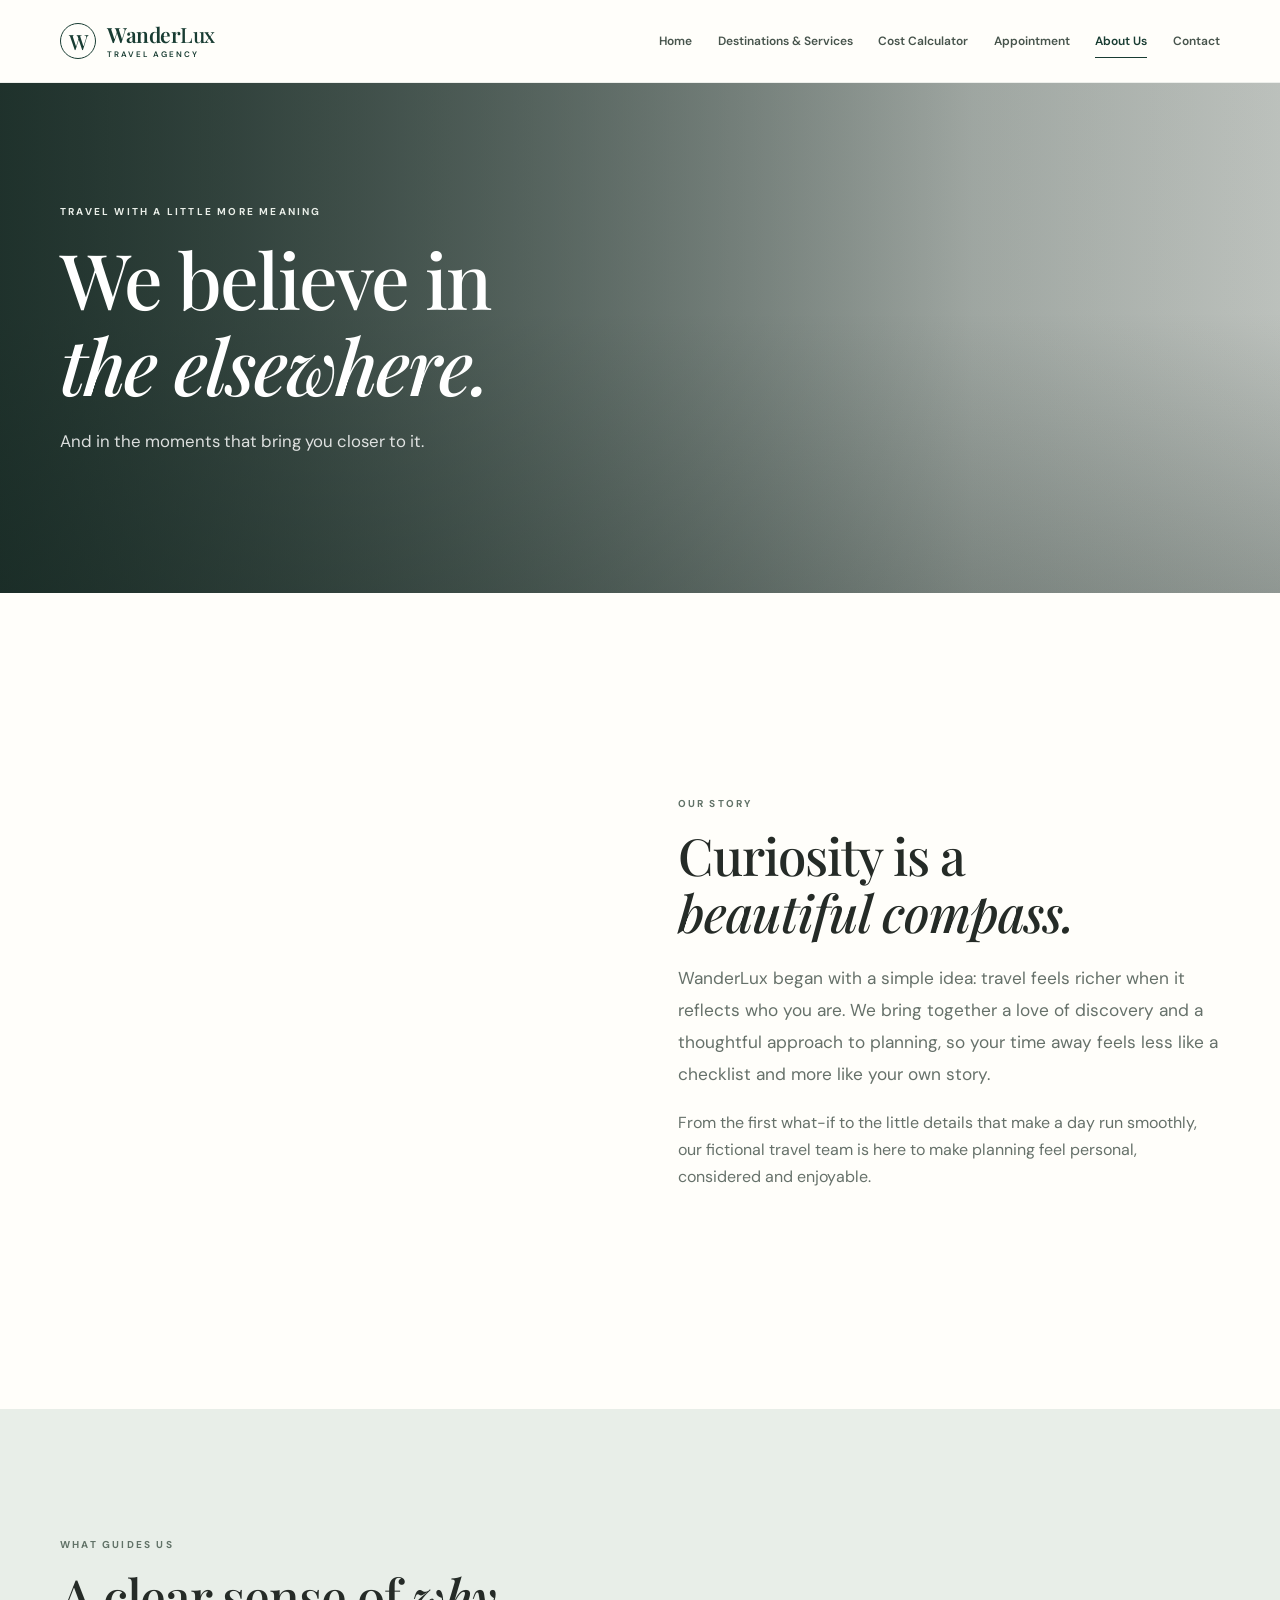
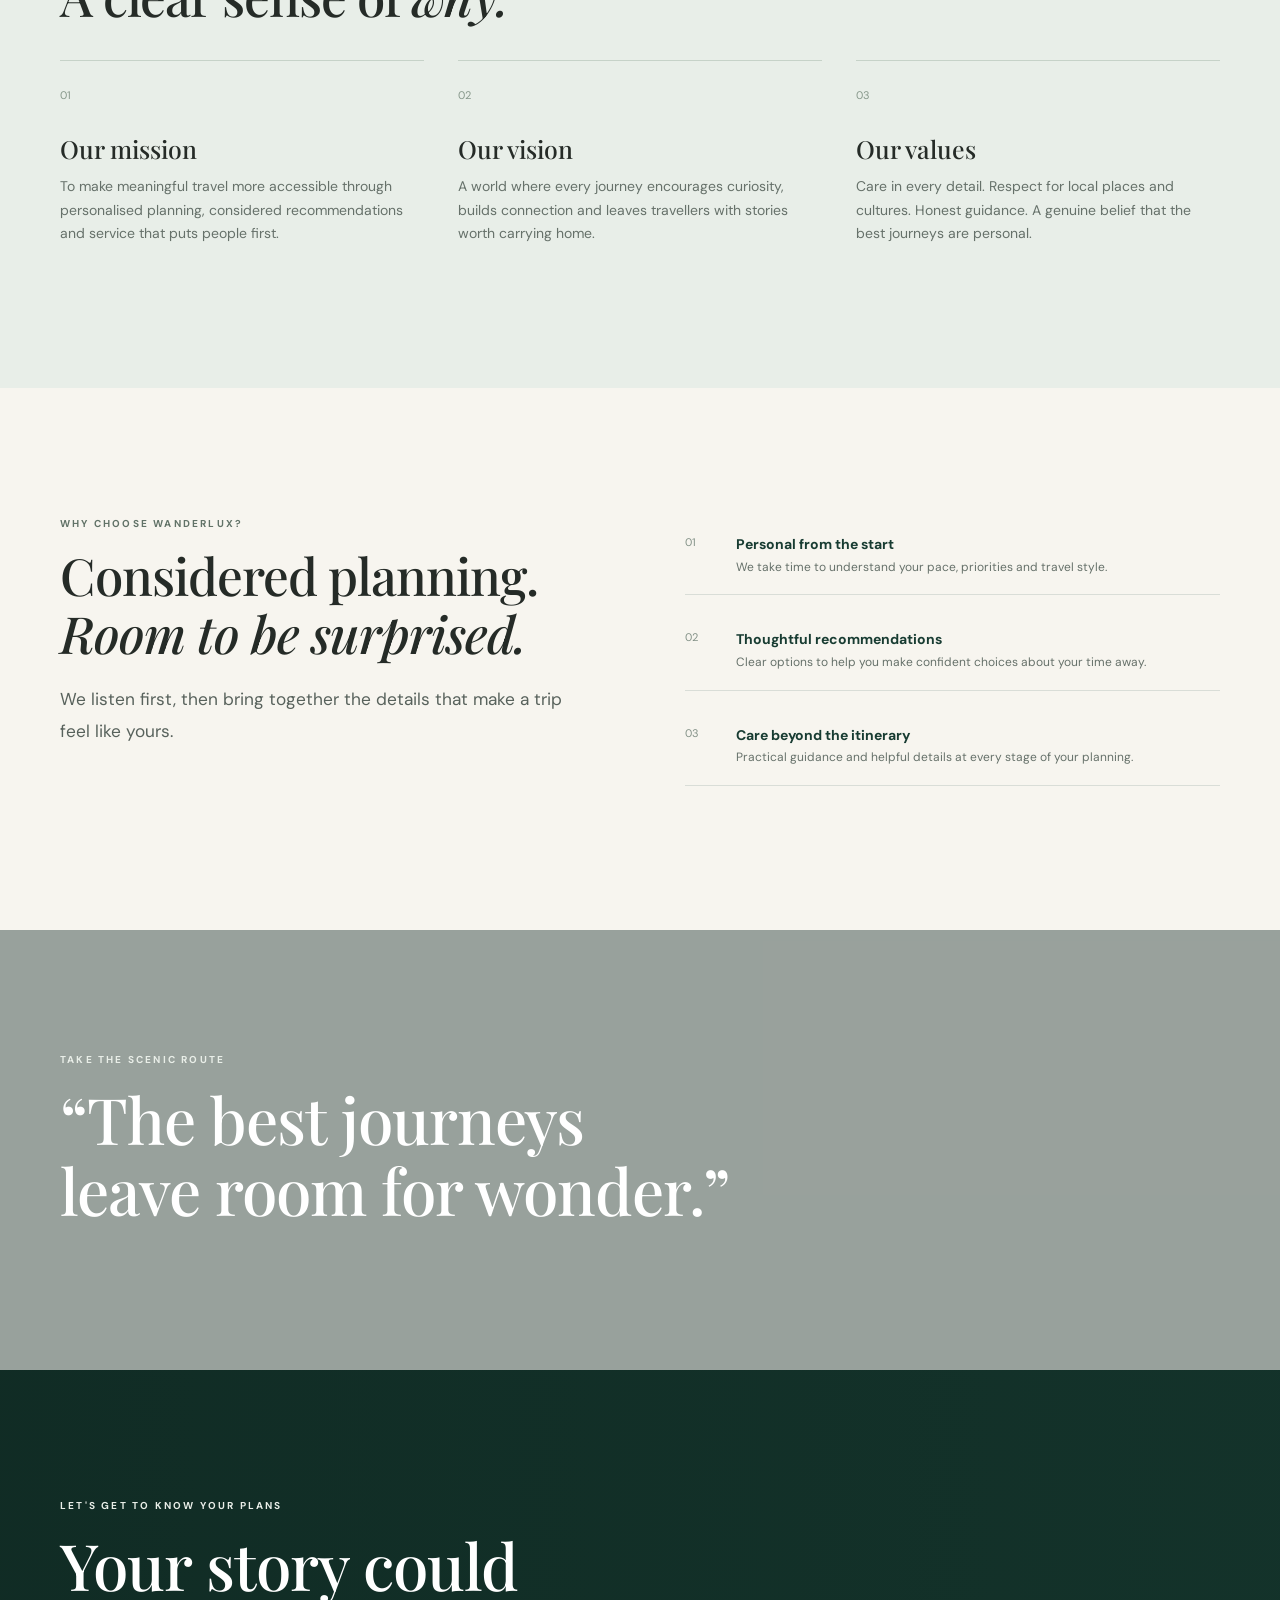
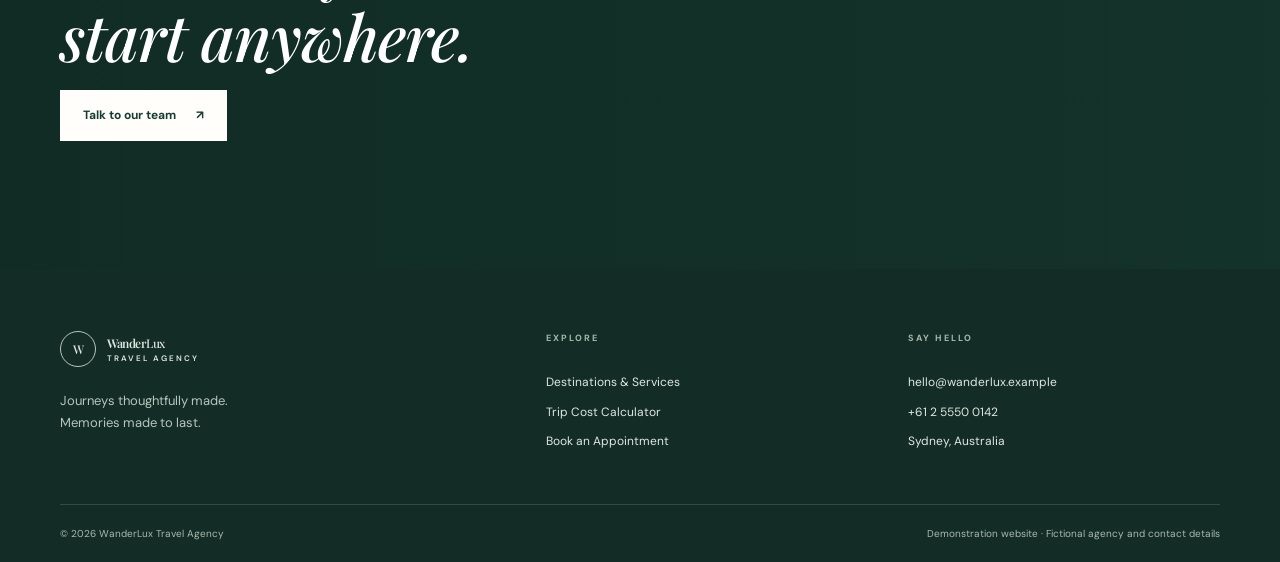
<file: about.html>
<!doctype html>
<html lang="en">
<head>
  <meta charset="utf-8"><meta name="viewport" content="width=device-width, initial-scale=1">
  <meta name="description" content="Meet WanderLux Travel Agency: our story, mission, values and thoughtful approach to personalised travel planning.">
  <title>About Us | WanderLux Travel Agency</title>
  <link rel="preconnect" href="https://fonts.googleapis.com"><link rel="preconnect" href="https://fonts.gstatic.com" crossorigin>
  <link href="https://fonts.googleapis.com/css2?family=DM+Sans:wght@400;500;600;700&family=Playfair+Display:wght@500;600;700&display=swap" rel="stylesheet"><link rel="stylesheet" href="css/style.css"><script src="js/script.js" defer></script>
</head>
<body><a class="skip-link" href="#main">Skip to content</a><header class="site-header"><div class="container nav-wrap"><a class="brand" href="index.html" aria-label="WanderLux home"><span class="brand-mark">W</span><span>Wander<span class="brand-light">Lux</span><small>TRAVEL AGENCY</small></span></a><button class="nav-toggle" type="button" aria-expanded="false" aria-controls="primary-nav" aria-label="Open navigation"><span></span><span></span><span></span></button><nav class="primary-nav" id="primary-nav" aria-label="Main navigation"><a href="index.html">Home</a><a href="destinations.html">Destinations &amp; Services</a><a href="calculator.html">Cost Calculator</a><a href="appointment.html">Appointment</a><a href="about.html" aria-current="page">About Us</a><a href="contact.html">Contact</a></nav></div></header>
<main id="main"><section class="page-hero about-hero"><div class="hero-shade"></div><div class="container page-hero-content" data-reveal><p class="eyebrow eyebrow-light">TRAVEL WITH A LITTLE MORE MEANING</p><h1>We believe in<br><em>the elsewhere.</em></h1><p>And in the moments that bring you closer to it.</p></div></section>
  <section class="section"><div class="container story-grid"><div class="story-image" role="img" aria-label="Travellers walking along a mountain trail at sunrise" data-reveal></div><div data-reveal><p class="eyebrow">OUR STORY</p><h2>Curiosity is a<br><em>beautiful compass.</em></h2><p class="lead">WanderLux began with a simple idea: travel feels richer when it reflects who you are. We bring together a love of discovery and a thoughtful approach to planning, so your time away feels less like a checklist and more like your own story.</p><p>From the first what-if to the little details that make a day run smoothly, our fictional travel team is here to make planning feel personal, considered and enjoyable.</p></div></div></section>
  <section class="section section-sage"><div class="container"><div class="section-heading" data-reveal><div><p class="eyebrow">WHAT GUIDES US</p><h2>A clear sense of <em>why.</em></h2></div></div><div class="values-grid"><article data-reveal><span class="value-symbol">01</span><h3>Our mission</h3><p>To make meaningful travel more accessible through personalised planning, considered recommendations and service that puts people first.</p></article><article data-reveal><span class="value-symbol">02</span><h3>Our vision</h3><p>A world where every journey encourages curiosity, builds connection and leaves travellers with stories worth carrying home.</p></article><article data-reveal><span class="value-symbol">03</span><h3>Our values</h3><p>Care in every detail. Respect for local places and cultures. Honest guidance. A genuine belief that the best journeys are personal.</p></article></div></div></section>
  <section class="section why-section"><div class="container why-about"><div data-reveal><p class="eyebrow">WHY CHOOSE WANDERLUX?</p><h2>Considered planning.<br><em>Room to be surprised.</em></h2><p class="lead">We listen first, then bring together the details that make a trip feel like yours.</p></div><div class="why-list" data-reveal><p><span>01</span><strong>Personal from the start</strong><small>We take time to understand your pace, priorities and travel style.</small></p><p><span>02</span><strong>Thoughtful recommendations</strong><small>Clear options to help you make confident choices about your time away.</small></p><p><span>03</span><strong>Care beyond the itinerary</strong><small>Practical guidance and helpful details at every stage of your planning.</small></p></div></div></section>
  <section class="image-quote" role="img" aria-label="Sunlight falling over a peaceful Mediterranean coastline"><div class="container" data-reveal><p class="eyebrow eyebrow-light">TAKE THE SCENIC ROUTE</p><h2>“The best journeys<br>leave room for wonder.”</h2></div></section>
  <section class="cta-band"><div class="container cta-content" data-reveal><p class="eyebrow eyebrow-light">LET'S GET TO KNOW YOUR PLANS</p><h2>Your story could<br><em>start anywhere.</em></h2><a class="button button-light" href="appointment.html">Talk to our team <span aria-hidden="true">↗</span></a></div></section>
</main><footer class="site-footer"><div class="container footer-main"><div><a class="brand brand-footer" href="index.html"><span class="brand-mark">W</span><span>Wander<span class="brand-light">Lux</span><small>TRAVEL AGENCY</small></span></a><p>Journeys thoughtfully made.<br>Memories made to last.</p></div><div><p class="footer-label">EXPLORE</p><a href="destinations.html">Destinations &amp; Services</a><a href="calculator.html">Trip Cost Calculator</a><a href="appointment.html">Book an Appointment</a></div><div><p class="footer-label">SAY HELLO</p><a href="mailto:hello@wanderlux.example">hello@wanderlux.example</a><a href="tel:+61255500142">+61 2 5550 0142</a><span>Sydney, Australia</span></div></div><div class="container footer-bottom"><span>© <span data-year></span> WanderLux Travel Agency</span><span>Demonstration website · Fictional agency and contact details</span></div></footer></body></html>
</file>
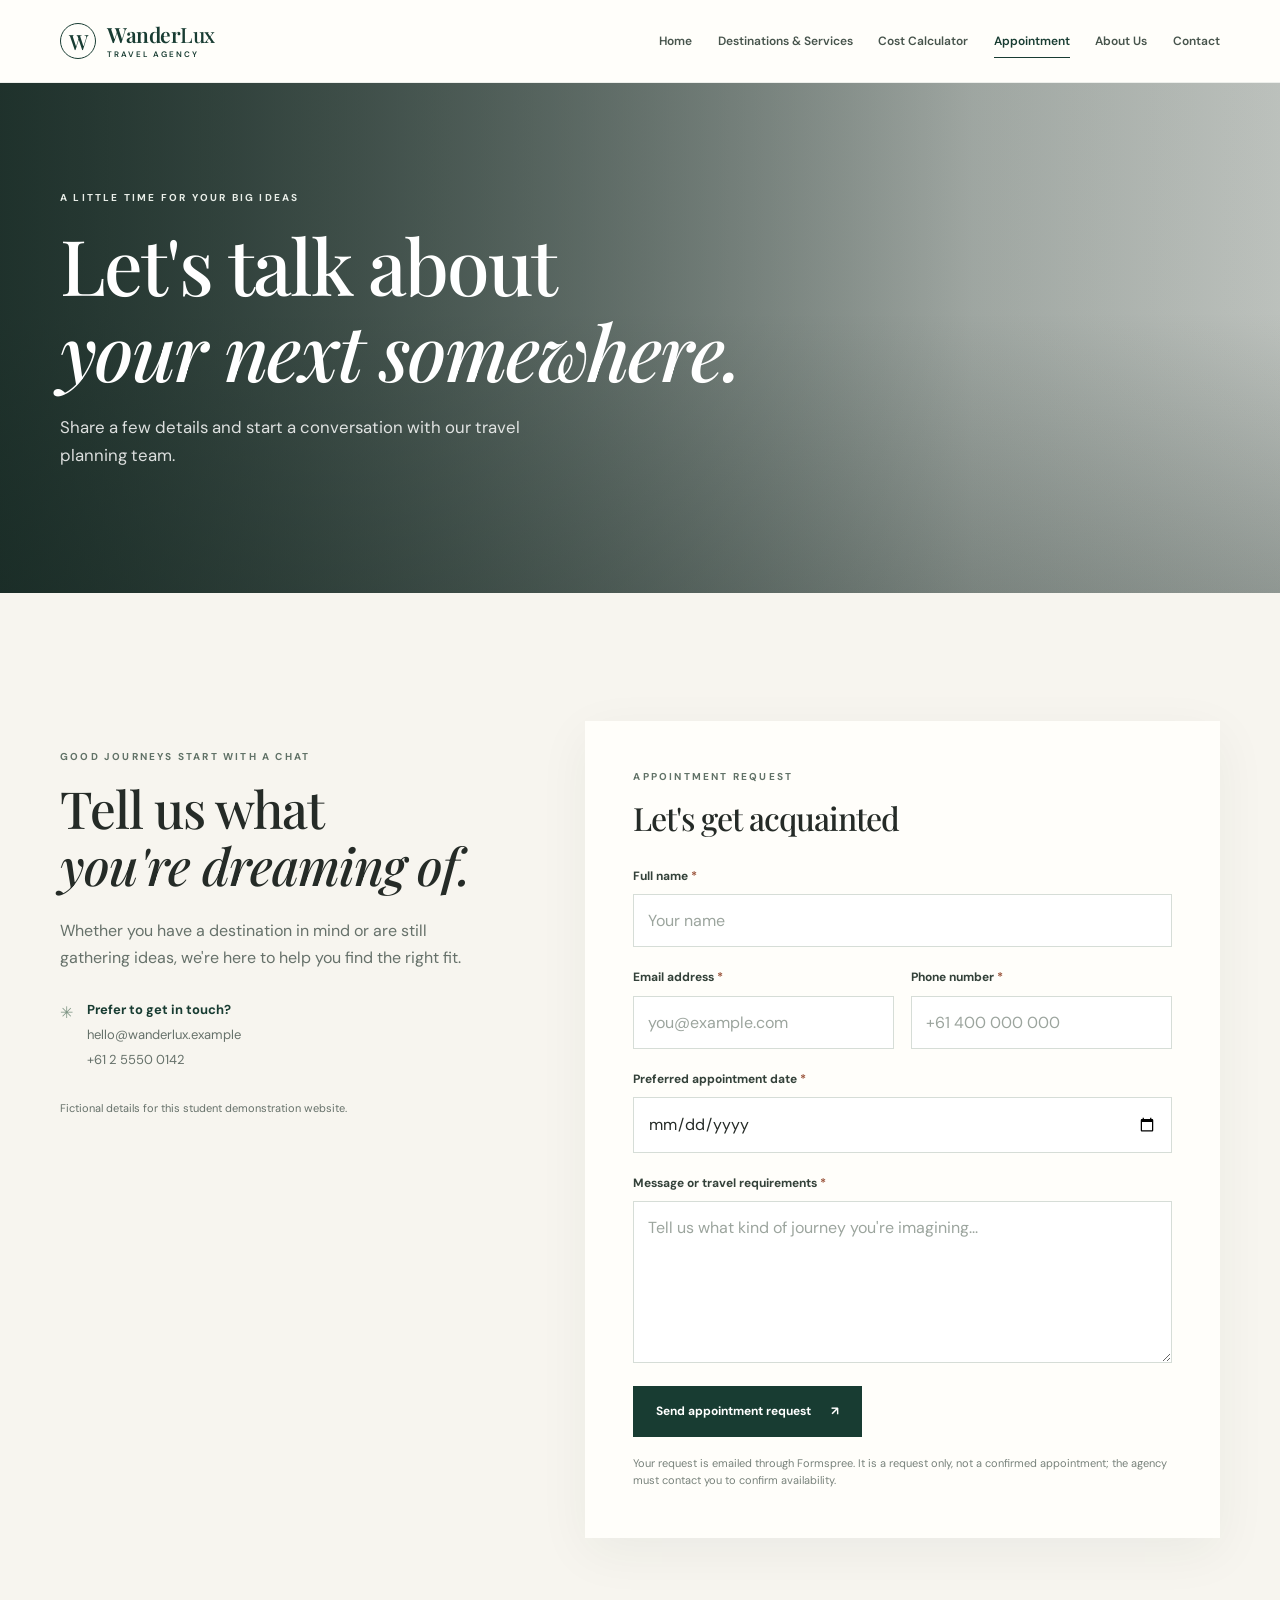
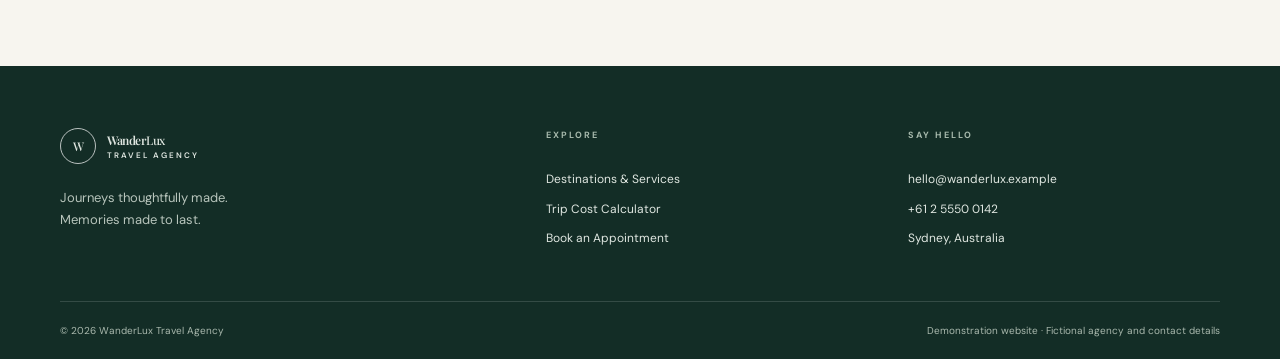
<file: appointment.html>
<!doctype html>
<html lang="en">
<head>
  <meta charset="utf-8"><meta name="viewport" content="width=device-width, initial-scale=1">
  <meta name="description" content="Request a travel planning conversation with WanderLux. Share your contact details, preferred date and the journey you have in mind.">
  <title>Book an Appointment | WanderLux Travel Agency</title>
  <link rel="preconnect" href="https://fonts.googleapis.com"><link rel="preconnect" href="https://fonts.gstatic.com" crossorigin>
  <link href="https://fonts.googleapis.com/css2?family=DM+Sans:wght@400;500;600;700&family=Playfair+Display:wght@500;600;700&display=swap" rel="stylesheet"><link rel="stylesheet" href="css/style.css"><script src="js/script.js" defer></script>
</head>
<body><a class="skip-link" href="#main">Skip to content</a><header class="site-header"><div class="container nav-wrap"><a class="brand" href="index.html" aria-label="WanderLux home"><span class="brand-mark">W</span><span>Wander<span class="brand-light">Lux</span><small>TRAVEL AGENCY</small></span></a><button class="nav-toggle" type="button" aria-expanded="false" aria-controls="primary-nav" aria-label="Open navigation"><span></span><span></span><span></span></button><nav class="primary-nav" id="primary-nav" aria-label="Main navigation"><a href="index.html">Home</a><a href="destinations.html">Destinations &amp; Services</a><a href="calculator.html">Cost Calculator</a><a href="appointment.html" aria-current="page">Appointment</a><a href="about.html">About Us</a><a href="contact.html">Contact</a></nav></div></header>
<main id="main"><section class="page-hero appointment-hero"><div class="hero-shade"></div><div class="container page-hero-content" data-reveal><p class="eyebrow eyebrow-light">A LITTLE TIME FOR YOUR BIG IDEAS</p><h1>Let's talk about<br><em>your next somewhere.</em></h1><p>Share a few details and start a conversation with our travel planning team.</p></div></section>
  <section class="section form-page"><div class="container form-layout"><div class="form-side" data-reveal><p class="eyebrow">GOOD JOURNEYS START WITH A CHAT</p><h2>Tell us what<br><em>you're dreaming of.</em></h2><p>Whether you have a destination in mind or are still gathering ideas, we're here to help you find the right fit.</p><div class="contact-detail"><span>✳</span><div><strong>Prefer to get in touch?</strong><a href="mailto:hello@wanderlux.example">hello@wanderlux.example</a><a href="tel:+61255500142">+61 2 5550 0142</a></div></div><p class="small-copy">Fictional details for this student demonstration website.</p></div>
    <form class="form-card" id="appointment-form" data-form="appointment" action="https://formspree.io/f/xaeezedj" method="post" novalidate data-reveal>
      <p class="eyebrow">APPOINTMENT REQUEST</p><h2>Let's get acquainted</h2>
      <div class="field"><label for="appointment-name">Full name <span aria-hidden="true">*</span></label><input id="appointment-name" name="name" autocomplete="name" required minlength="2" placeholder="Your name"></div>
      <div class="form-row"><div class="field"><label for="appointment-email">Email address <span aria-hidden="true">*</span></label><input id="appointment-email" name="email" type="email" autocomplete="email" required placeholder="you@example.com"></div><div class="field"><label for="appointment-phone">Phone number <span aria-hidden="true">*</span></label><input id="appointment-phone" name="phone" type="tel" autocomplete="tel" required pattern="[\+0-9\s\-\(\)]{8,20}" title="Enter a phone number with 8 to 20 digits, spaces or common symbols." placeholder="+61 400 000 000"></div></div>
      <div class="field"><label for="appointment-date">Preferred appointment date <span aria-hidden="true">*</span></label><input id="appointment-date" name="date" type="date" required></div>
      <div class="field"><label for="appointment-message">Message or travel requirements <span aria-hidden="true">*</span></label><textarea id="appointment-message" name="message" rows="5" required minlength="10" placeholder="Tell us what kind of journey you're imagining..."></textarea></div>
      <button class="button button-dark" type="submit">Send appointment request <span aria-hidden="true">↗</span></button>
      <p class="form-note">Your request is emailed through Formspree. It is a request only, not a confirmed appointment; the agency must contact you to confirm availability.</p>
      <div class="form-feedback" role="status" aria-live="polite" tabindex="-1" hidden></div>
    </form>
  </div></section>
</main><footer class="site-footer"><div class="container footer-main"><div><a class="brand brand-footer" href="index.html"><span class="brand-mark">W</span><span>Wander<span class="brand-light">Lux</span><small>TRAVEL AGENCY</small></span></a><p>Journeys thoughtfully made.<br>Memories made to last.</p></div><div><p class="footer-label">EXPLORE</p><a href="destinations.html">Destinations &amp; Services</a><a href="calculator.html">Trip Cost Calculator</a><a href="appointment.html">Book an Appointment</a></div><div><p class="footer-label">SAY HELLO</p><a href="mailto:hello@wanderlux.example">hello@wanderlux.example</a><a href="tel:+61255500142">+61 2 5550 0142</a><span>Sydney, Australia</span></div></div><div class="container footer-bottom"><span>© <span data-year></span> WanderLux Travel Agency</span><span>Demonstration website · Fictional agency and contact details</span></div></footer></body></html>
</file>
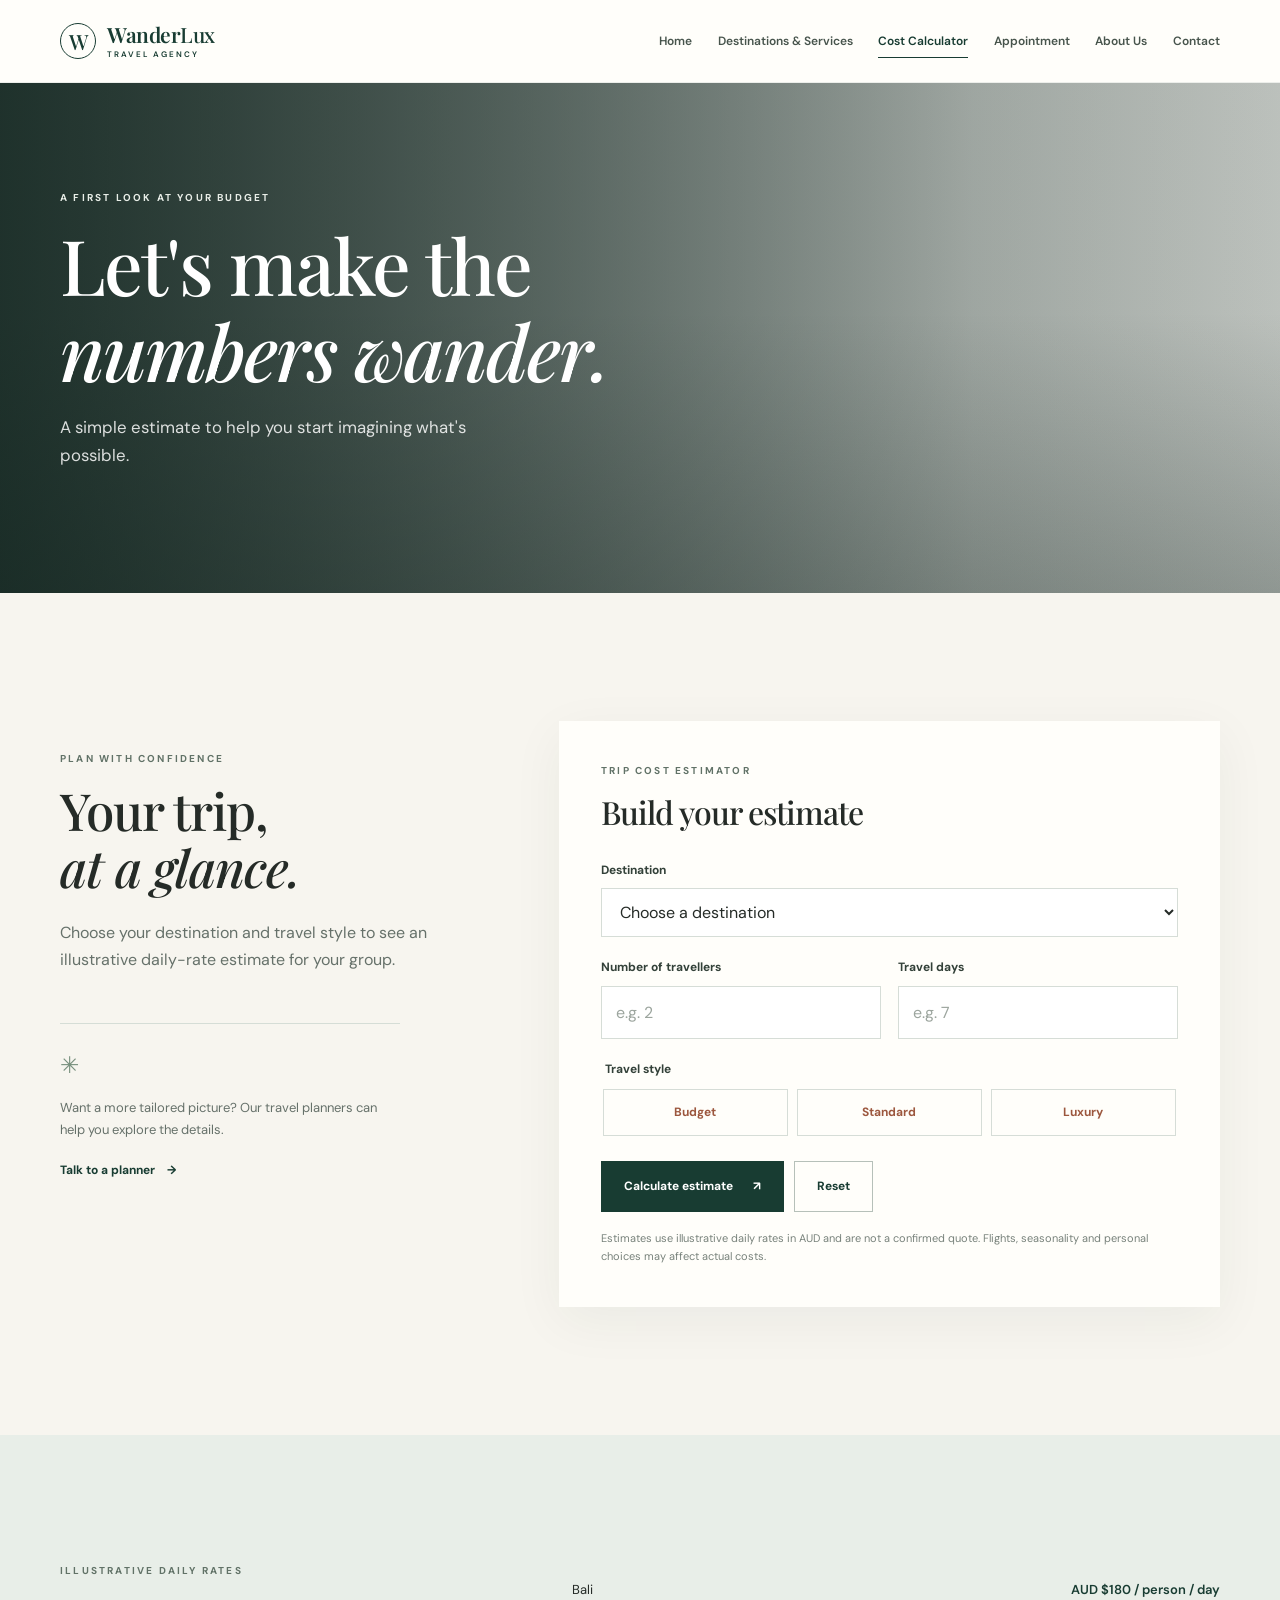
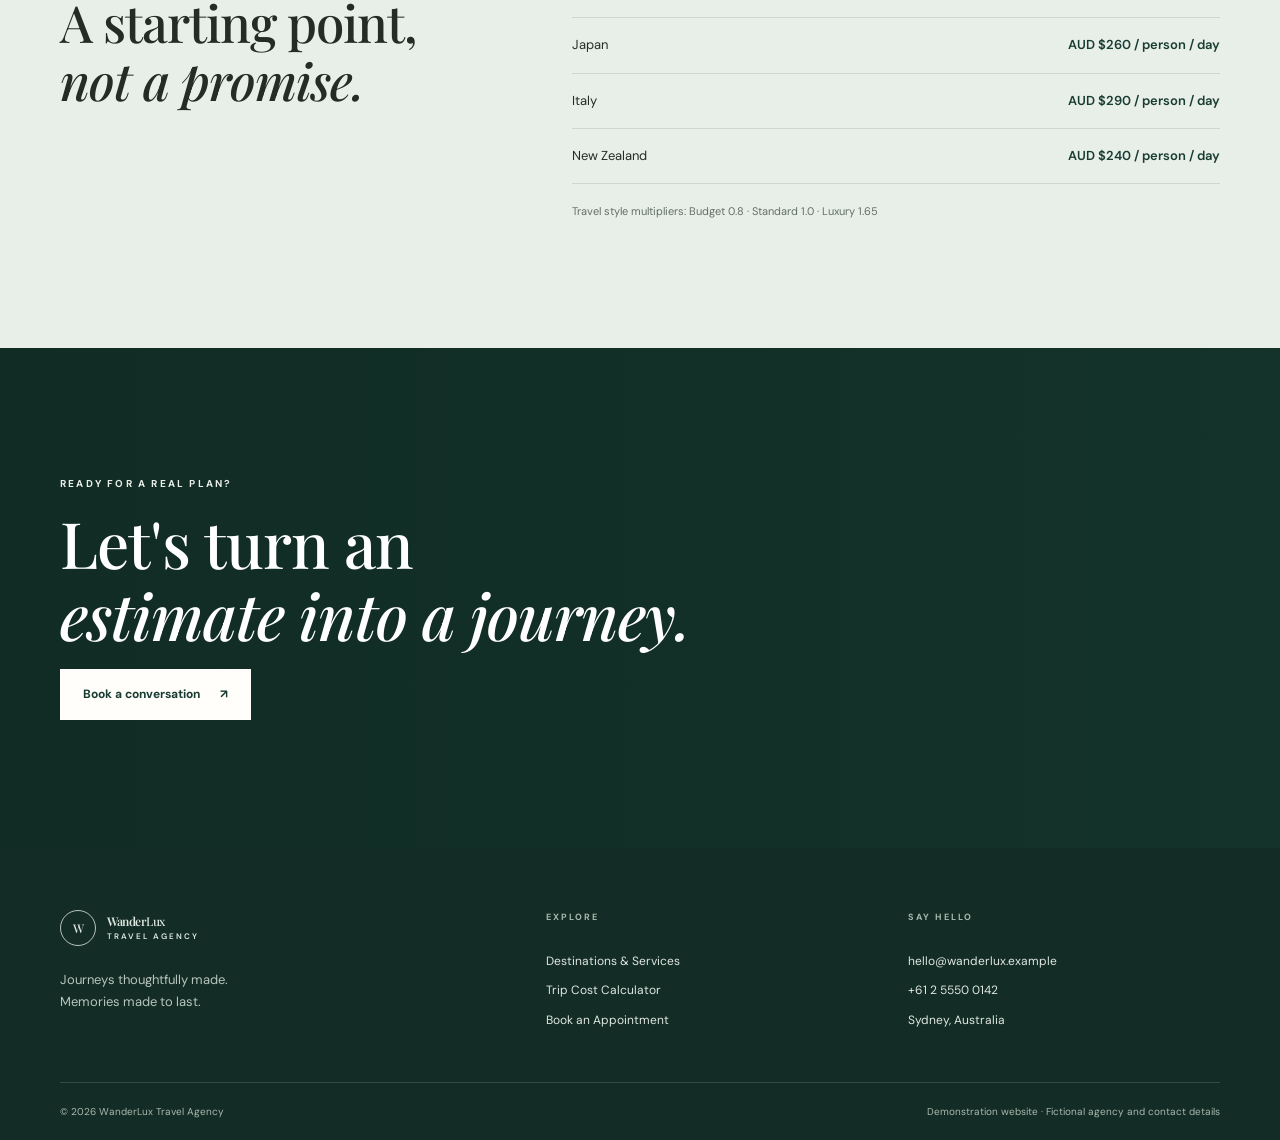
<file: calculator.html>
<!doctype html>
<html lang="en">
<head>
  <meta charset="utf-8"><meta name="viewport" content="width=device-width, initial-scale=1">
  <meta name="description" content="Estimate your travel budget with the WanderLux trip cost calculator. Choose a destination, group size, trip length and travel style.">
  <title>Trip Cost Calculator | WanderLux Travel Agency</title>
  <link rel="preconnect" href="https://fonts.googleapis.com"><link rel="preconnect" href="https://fonts.gstatic.com" crossorigin>
  <link href="https://fonts.googleapis.com/css2?family=DM+Sans:wght@400;500;600;700&family=Playfair+Display:wght@500;600;700&display=swap" rel="stylesheet"><link rel="stylesheet" href="css/style.css"><script src="js/script.js" defer></script>
</head>
<body><a class="skip-link" href="#main">Skip to content</a><header class="site-header"><div class="container nav-wrap"><a class="brand" href="index.html" aria-label="WanderLux home"><span class="brand-mark">W</span><span>Wander<span class="brand-light">Lux</span><small>TRAVEL AGENCY</small></span></a><button class="nav-toggle" type="button" aria-expanded="false" aria-controls="primary-nav" aria-label="Open navigation"><span></span><span></span><span></span></button><nav class="primary-nav" id="primary-nav" aria-label="Main navigation"><a href="index.html">Home</a><a href="destinations.html">Destinations &amp; Services</a><a href="calculator.html" aria-current="page">Cost Calculator</a><a href="appointment.html">Appointment</a><a href="about.html">About Us</a><a href="contact.html">Contact</a></nav></div></header>
<main id="main"><section class="page-hero calculator-hero"><div class="hero-shade"></div><div class="container page-hero-content" data-reveal><p class="eyebrow eyebrow-light">A FIRST LOOK AT YOUR BUDGET</p><h1>Let's make the<br><em>numbers wander.</em></h1><p>A simple estimate to help you start imagining what's possible.</p></div></section>
  <section class="section calculator-section"><div class="container calculator-layout"><div class="calculator-intro" data-reveal><p class="eyebrow">PLAN WITH CONFIDENCE</p><h2>Your trip,<br><em>at a glance.</em></h2><p>Choose your destination and travel style to see an illustrative daily-rate estimate for your group.</p><div class="calculator-aside"><span class="aside-icon" aria-hidden="true">✳</span><p>Want a more tailored picture? Our travel planners can help you explore the details.</p><a class="text-link" href="appointment.html">Talk to a planner <span aria-hidden="true">→</span></a></div></div>
    <form class="calculator-card" id="trip-calculator" novalidate data-reveal>
      <div class="form-heading"><p class="eyebrow">TRIP COST ESTIMATOR</p><h2>Build your estimate</h2></div>
      <div class="field"><label for="destination">Destination</label><select id="destination" name="destination" required><option value="">Choose a destination</option><option value="bali">Bali</option><option value="japan">Japan</option><option value="italy">Italy</option><option value="new-zealand">New Zealand</option></select></div>
      <div class="form-row"><div class="field"><label for="travellers">Number of travellers</label><input id="travellers" name="travellers" type="number" min="1" max="20" step="1" inputmode="numeric" placeholder="e.g. 2" required></div><div class="field"><label for="days">Travel days</label><input id="days" name="days" type="number" min="1" max="90" step="1" inputmode="numeric" placeholder="e.g. 7" required></div></div>
      <fieldset class="field style-field"><legend>Travel style</legend><div class="style-options"><label><input type="radio" name="style" value="budget" required><span>Budget</span></label><label><input type="radio" name="style" value="standard"><span>Standard</span></label><label><input type="radio" name="style" value="luxury"><span>Luxury</span></label></div></fieldset>
      <div class="form-actions"><button class="button button-dark" type="submit">Calculate estimate <span aria-hidden="true">↗</span></button><button class="button button-outline" type="reset">Reset</button></div>
      <div class="calculator-result" id="calculator-result" role="status" aria-live="polite" hidden></div>
      <p class="form-note">Estimates use illustrative daily rates in AUD and are not a confirmed quote. Flights, seasonality and personal choices may affect actual costs.</p>
    </form>
  </div></section>
  <section class="section section-sage"><div class="container rate-grid"><div><p class="eyebrow">ILLUSTRATIVE DAILY RATES</p><h2>A starting point,<br><em>not a promise.</em></h2></div><div class="rate-list"><p><span>Bali</span><strong>AUD $180 / person / day</strong></p><p><span>Japan</span><strong>AUD $260 / person / day</strong></p><p><span>Italy</span><strong>AUD $290 / person / day</strong></p><p><span>New Zealand</span><strong>AUD $240 / person / day</strong></p><p class="rate-footnote">Travel style multipliers: Budget 0.8 · Standard 1.0 · Luxury 1.65</p></div></div></section>
  <section class="cta-band"><div class="container cta-content" data-reveal><p class="eyebrow eyebrow-light">READY FOR A REAL PLAN?</p><h2>Let's turn an<br><em>estimate into a journey.</em></h2><a class="button button-light" href="appointment.html">Book a conversation <span aria-hidden="true">↗</span></a></div></section>
</main><footer class="site-footer"><div class="container footer-main"><div><a class="brand brand-footer" href="index.html"><span class="brand-mark">W</span><span>Wander<span class="brand-light">Lux</span><small>TRAVEL AGENCY</small></span></a><p>Journeys thoughtfully made.<br>Memories made to last.</p></div><div><p class="footer-label">EXPLORE</p><a href="destinations.html">Destinations &amp; Services</a><a href="calculator.html">Trip Cost Calculator</a><a href="appointment.html">Book an Appointment</a></div><div><p class="footer-label">SAY HELLO</p><a href="mailto:hello@wanderlux.example">hello@wanderlux.example</a><a href="tel:+61255500142">+61 2 5550 0142</a><span>Sydney, Australia</span></div></div><div class="container footer-bottom"><span>© <span data-year></span> WanderLux Travel Agency</span><span>Demonstration website · Fictional agency and contact details</span></div></footer></body></html>
</file>
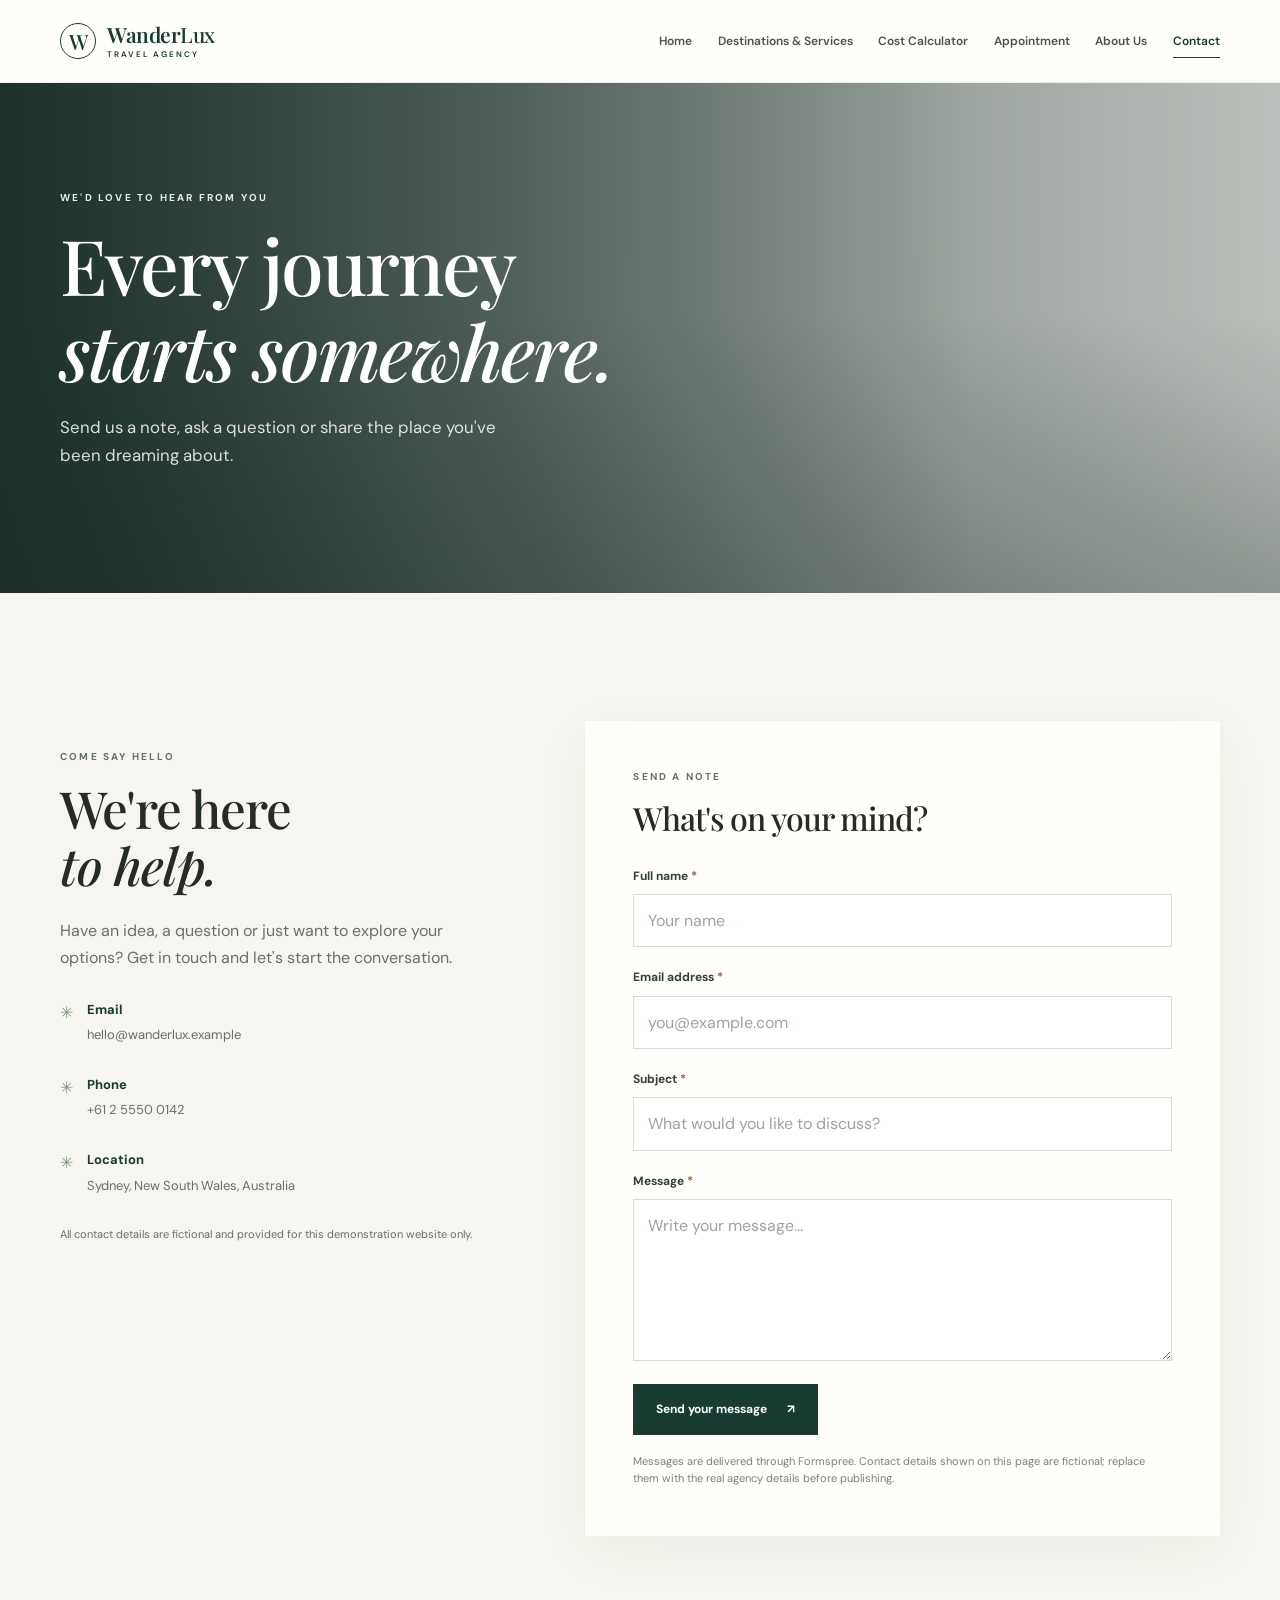
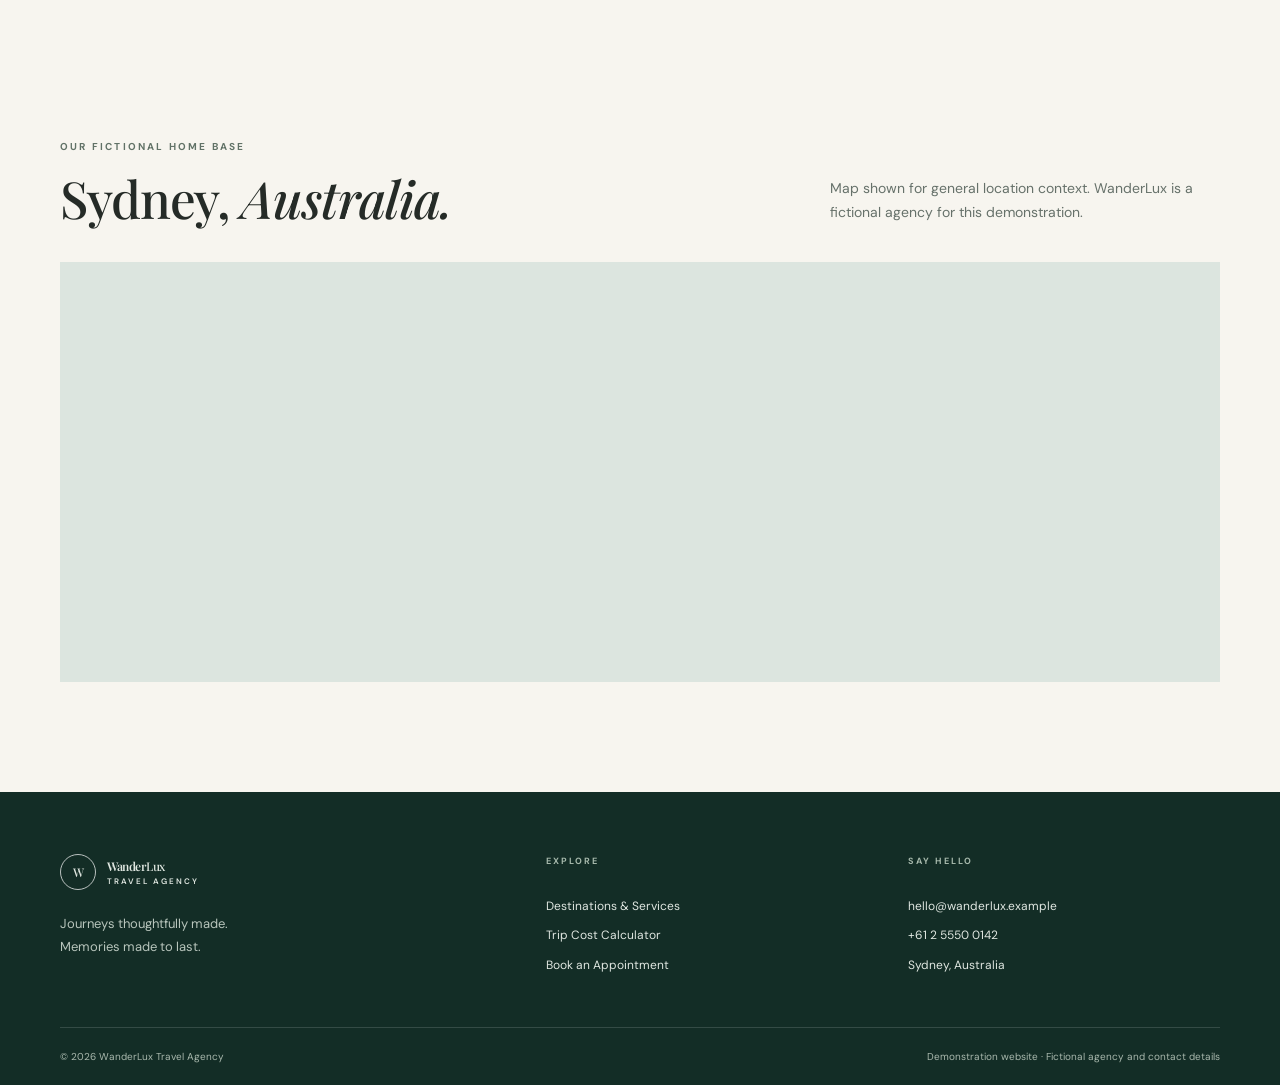
<file: contact.html>
<!doctype html>
<html lang="en">
<head>
  <meta charset="utf-8"><meta name="viewport" content="width=device-width, initial-scale=1">
  <meta name="description" content="Contact WanderLux Travel Agency in Sydney to start planning your next journey. Send an inquiry using the contact form.">
  <title>Contact | WanderLux Travel Agency</title>
  <link rel="preconnect" href="https://fonts.googleapis.com"><link rel="preconnect" href="https://fonts.gstatic.com" crossorigin>
  <link href="https://fonts.googleapis.com/css2?family=DM+Sans:wght@400;500;600;700&family=Playfair+Display:wght@500;600;700&display=swap" rel="stylesheet"><link rel="stylesheet" href="css/style.css">
  <script src="js/script.js" defer></script>
</head>
<body><a class="skip-link" href="#main">Skip to content</a><header class="site-header"><div class="container nav-wrap"><a class="brand" href="index.html" aria-label="WanderLux home"><span class="brand-mark">W</span><span>Wander<span class="brand-light">Lux</span><small>TRAVEL AGENCY</small></span></a><button class="nav-toggle" type="button" aria-expanded="false" aria-controls="primary-nav" aria-label="Open navigation"><span></span><span></span><span></span></button><nav class="primary-nav" id="primary-nav" aria-label="Main navigation"><a href="index.html">Home</a><a href="destinations.html">Destinations &amp; Services</a><a href="calculator.html">Cost Calculator</a><a href="appointment.html">Appointment</a><a href="about.html">About Us</a><a href="contact.html" aria-current="page">Contact</a></nav></div></header>
<main id="main"><section class="page-hero contact-hero"><div class="hero-shade"></div><div class="container page-hero-content" data-reveal><p class="eyebrow eyebrow-light">WE'D LOVE TO HEAR FROM YOU</p><h1>Every journey<br><em>starts somewhere.</em></h1><p>Send us a note, ask a question or share the place you've been dreaming about.</p></div></section>
  <section class="section contact-section"><div class="container contact-layout"><div class="contact-info" data-reveal><p class="eyebrow">COME SAY HELLO</p><h2>We're here<br><em>to help.</em></h2><p>Have an idea, a question or just want to explore your options? Get in touch and let's start the conversation.</p><div class="contact-detail"><span>✳</span><div><strong>Email</strong><a href="mailto:hello@wanderlux.example">hello@wanderlux.example</a></div></div><div class="contact-detail"><span>✳</span><div><strong>Phone</strong><a href="tel:+61255500142">+61 2 5550 0142</a></div></div><div class="contact-detail"><span>✳</span><div><strong>Location</strong><span>Sydney, New South Wales, Australia</span></div></div><p class="small-copy">All contact details are fictional and provided for this demonstration website only.</p></div>
    <form class="form-card" id="contact-form" data-form="contact" action="https://formspree.io/f/xaeezedj" method="post" novalidate data-reveal><p class="eyebrow">SEND A NOTE</p><h2>What's on your mind?</h2>
      <div class="field"><label for="contact-name">Full name <span aria-hidden="true">*</span></label><input id="contact-name" name="name" autocomplete="name" required minlength="2" placeholder="Your name"></div>
      <div class="field"><label for="contact-email">Email address <span aria-hidden="true">*</span></label><input id="contact-email" name="email" type="email" autocomplete="email" required placeholder="you@example.com"></div>
      <div class="field"><label for="contact-subject">Subject <span aria-hidden="true">*</span></label><input id="contact-subject" name="subject" required minlength="3" placeholder="What would you like to discuss?"></div>
      <div class="field"><label for="contact-message">Message <span aria-hidden="true">*</span></label><textarea id="contact-message" name="message" rows="5" required minlength="10" placeholder="Write your message..."></textarea></div>
      <button class="button button-dark" type="submit">Send your message <span aria-hidden="true">↗</span></button>
      <p class="form-note">Messages are delivered through Formspree. Contact details shown on this page are fictional; replace them with the real agency details before publishing.</p><div class="form-feedback" role="status" aria-live="polite" tabindex="-1" hidden></div>
    </form></div></section>
  <section class="map-section"><div class="container"><div class="section-heading" data-reveal><div><p class="eyebrow">OUR FICTIONAL HOME BASE</p><h2>Sydney, <em>Australia.</em></h2></div><p class="heading-copy">Map shown for general location context. WanderLux is a fictional agency for this demonstration.</p></div><div class="map-frame"><iframe title="Map showing Sydney, Australia" src="https://maps.google.com/maps?q=Sydney%2C%20Australia&t=&z=12&ie=UTF8&iwloc=&output=embed" loading="lazy" referrerpolicy="no-referrer-when-downgrade"></iframe></div></div></section>
</main><footer class="site-footer"><div class="container footer-main"><div><a class="brand brand-footer" href="index.html"><span class="brand-mark">W</span><span>Wander<span class="brand-light">Lux</span><small>TRAVEL AGENCY</small></span></a><p>Journeys thoughtfully made.<br>Memories made to last.</p></div><div><p class="footer-label">EXPLORE</p><a href="destinations.html">Destinations &amp; Services</a><a href="calculator.html">Trip Cost Calculator</a><a href="appointment.html">Book an Appointment</a></div><div><p class="footer-label">SAY HELLO</p><a href="mailto:hello@wanderlux.example">hello@wanderlux.example</a><a href="tel:+61255500142">+61 2 5550 0142</a><span>Sydney, Australia</span></div></div><div class="container footer-bottom"><span>© <span data-year></span> WanderLux Travel Agency</span><span>Demonstration website · Fictional agency and contact details</span></div></footer></body></html>
</file>
<file: css/style.css>
:root {
  --forest: #183c32;
  --forest-deep: #102b24;
  --sage: #e8eee8;
  --sage-dark: #cbd8cd;
  --cream: #f7f5ef;
  --warm-white: #fffefa;
  --beige: #d7c8b3;
  --charcoal: #252b27;
  --muted: #66716a;
  --line: #dfe3dd;
  --heading: "Playfair Display", Georgia, serif;
  --body: "DM Sans", Arial, sans-serif;
}

* { box-sizing: border-box; }
html { scroll-behavior: smooth; scroll-padding-top: 6rem; }
body { margin: 0; color: var(--charcoal); background: var(--warm-white); font: 400 16px/1.7 var(--body); }
img { display: block; width: 100%; }
a { color: inherit; text-decoration: none; }
button, input, select, textarea { font: inherit; }
button, a { -webkit-tap-highlight-color: transparent; }
button:focus-visible, a:focus-visible, input:focus-visible, textarea:focus-visible, select:focus-visible { outline: 3px solid #ba8f56; outline-offset: 3px; }
.container { width: min(1160px, calc(100% - 48px)); margin-inline: auto; }
.skip-link { position: fixed; z-index: 20; top: 10px; left: 10px; padding: 10px 16px; color: white; background: var(--forest); transform: translateY(-160%); }
.skip-link:focus { transform: translateY(0); }
.site-header { position: sticky; z-index: 10; top: 0; background: rgba(255,254,250,.97); border-bottom: 1px solid rgba(24,60,50,.08); backdrop-filter: blur(12px); }
.nav-wrap { min-height: 82px; display: flex; align-items: center; justify-content: space-between; gap: 30px; }
.brand { display: inline-flex; align-items: center; gap: 11px; color: var(--forest); font: 600 21px/1 var(--heading); letter-spacing: -.5px; flex-shrink: 0; }
.brand-mark { width: 36px; height: 36px; display: grid; place-items: center; border: 1px solid var(--forest); border-radius: 50%; font: 500 21px var(--heading); }
.brand-light { font-weight: 500; }
.brand small { display: block; margin-top: 5px; font: 600 8px/1 var(--body); letter-spacing: 2px; }
.primary-nav { display: flex; align-items: center; gap: clamp(12px, 2vw, 27px); }
.primary-nav a { position: relative; color: #47544c; font-size: 12px; font-weight: 600; white-space: nowrap; transition: color .2s ease; }
.primary-nav a::after { position: absolute; right: 0; bottom: -7px; left: 0; height: 1px; content: ""; background: var(--forest); transform: scaleX(0); transform-origin: left; transition: transform .25s ease; }
.primary-nav a:hover, .primary-nav a[aria-current="page"] { color: var(--forest); }
.primary-nav a:hover::after, .primary-nav a[aria-current="page"]::after { transform: scaleX(1); }
.nav-toggle { display: none; padding: 9px; color: var(--forest); background: none; border: 0; cursor: pointer; }
.nav-toggle span { display: block; width: 23px; height: 2px; margin: 5px; background: currentColor; }
h1, h2, h3, p { margin-top: 0; }
h1, h2, h3 { font-family: var(--heading); font-weight: 500; line-height: 1.12; }
h1 { margin-bottom: 20px; font-size: clamp(3rem, 7vw, 6.4rem); letter-spacing: -2px; }
h2 { margin-bottom: 22px; font-size: clamp(2.3rem, 4vw, 4rem); letter-spacing: -1px; }
h3 { margin-bottom: 12px; font-size: 1.6rem; }
h1 em, h2 em { font-weight: 500; }
.eyebrow { margin-bottom: 16px; color: #617267; font-size: 10px; font-weight: 700; letter-spacing: 2.2px; line-height: 1.5; }
.eyebrow-light { color: #e9eee8; }
.lead { max-width: 580px; color: #58625c; font-size: 1.08rem; line-height: 1.85; }
.hero { position: relative; display: flex; min-height: min(760px, calc(100vh - 82px)); align-items: center; overflow: hidden; color: white; background: #394d40 url("https://images.unsplash.com/photo-1470770841072-f978cf4d019e?auto=format&fit=crop&w=2200&q=90") center 48% / cover no-repeat; }
.hero-shade { position: absolute; inset: 0; background: linear-gradient(90deg, rgba(15,35,29,.72), rgba(15,35,29,.12) 76%), linear-gradient(0deg, rgba(10,25,20,.25), transparent 55%); }
.hero-content, .page-hero-content { position: relative; z-index: 1; }
.hero-content { padding-block: 100px; }
.hero-content h1 { max-width: 820px; }
.hero-copy { max-width: 420px; margin-bottom: 34px; color: rgba(255,255,255,.86); font-size: 1.08rem; }
.hero-note { position: absolute; right: max(24px, calc((100% - 1160px) / 2)); bottom: 30px; color: rgba(255,255,255,.8); font-size: 11px; letter-spacing: .5px; }
.button { display: inline-flex; min-height: 51px; align-items: center; justify-content: center; gap: 20px; padding: 13px 22px; border: 1px solid transparent; font-size: 12px; font-weight: 700; transition: background .2s ease, color .2s ease, border-color .2s ease, transform .2s ease; cursor: pointer; }
.button:hover { transform: translateY(-2px); }
.button:disabled { opacity: .65; cursor: wait; transform: none; }
.button-light { color: var(--forest); background: var(--warm-white); }
.button-light:hover { color: white; background: var(--forest); }
.button-dark { color: white; background: var(--forest); }
.button-dark:hover { background: var(--forest-deep); }
.button-outline { color: var(--forest); background: transparent; border-color: #b6c0b9; }
.button-outline:hover { background: var(--sage); }
.section { padding-block: clamp(76px, 10vw, 130px); }
.section-sage { background: var(--sage); }
.intro-grid { display: grid; grid-template-columns: .75fr 1.25fr; gap: 70px; }
.intro-grid .eyebrow { padding-top: 12px; }
.intro-grid h2 { margin-bottom: 24px; }
.text-link { display: inline-flex; align-items: center; gap: 12px; color: var(--forest); font-size: 12px; font-weight: 700; }
.text-link span { transition: transform .2s ease; }
.text-link:hover span { transform: translateX(4px); }
.slider-section { padding-top: 30px; }
.section-heading { display: flex; align-items: end; justify-content: space-between; gap: 30px; margin-bottom: 35px; }
.section-heading h2 { margin-bottom: 0; }
.slider-controls { display: flex; gap: 8px; padding-bottom: 5px; }
.slider-arrow { width: 42px; height: 42px; color: var(--forest); background: transparent; border: 1px solid #c8d0ca; border-radius: 50%; cursor: pointer; transition: color .2s, background .2s; }
.slider-arrow:hover { color: white; background: var(--forest); }
.destination-slider { position: relative; height: clamp(390px, 55vw, 620px); overflow: hidden; background: var(--forest); }
.slide { position: absolute; inset: 0; display: flex; align-items: end; padding: clamp(30px, 7vw, 85px); color: white; background: linear-gradient(0deg, rgba(12,30,24,.7), transparent 70%), var(--slide-image) center / cover no-repeat; opacity: 0; visibility: hidden; transform: scale(1.035); transition: opacity .65s ease, transform 1.2s ease, visibility .65s; }
.slide.is-active { z-index: 1; opacity: 1; visibility: visible; transform: scale(1); }
.slide-caption h3 { margin-bottom: 17px; font-size: clamp(2rem, 4vw, 3.3rem); }
.link-light { color: white; }
.slider-dots { position: absolute; z-index: 2; right: 35px; bottom: 42px; display: flex; gap: 9px; }
.slider-dot { width: 9px; height: 9px; padding: 0; background: rgba(255,255,255,.55); border: 0; border-radius: 50%; cursor: pointer; }
.slider-dot.is-active { width: 27px; background: white; border-radius: 9px; }
.card-grid { display: grid; gap: 25px; }
.card-grid.three { grid-template-columns: repeat(3, 1fr); }
.card-grid.two { grid-template-columns: repeat(2, 1fr); }
.place-card { min-width: 0; background: var(--warm-white); }
.image-link { display: block; overflow: hidden; }
.place-card > img, .place-card .image-link img { height: 275px; object-fit: cover; transition: transform .65s cubic-bezier(.2,.7,.2,1); }
.place-card:hover > img, .place-card:hover .image-link img { transform: scale(1.04); }
.card-body { padding: 25px 26px 28px; }
.card-body p:not(.eyebrow) { min-height: 55px; margin-bottom: 19px; color: var(--muted); font-size: 14px; }
.card-body .eyebrow { margin-bottom: 8px; font-size: 9px; }
.package-grid { display: grid; grid-template-columns: .9fr 1.1fr; align-items: center; gap: 80px; }
.package-grid h2 { margin-bottom: 24px; }
.package-grid .button { margin-top: 16px; }
.package-photo, .story-image { min-height: 460px; background: url("https://images.unsplash.com/photo-1500530855697-b586d89ba3ee?auto=format&fit=crop&w=1300&q=85") center / cover no-repeat; }
.why-section { background: var(--cream); }
.feature-grid { display: grid; grid-template-columns: repeat(3, 1fr); gap: 45px; margin-top: 55px; }
.feature-grid article { padding-top: 22px; border-top: 1px solid #cbd2cb; }
.feature-number { display: block; margin-bottom: 35px; color: #89978d; font-size: 11px; letter-spacing: 1.5px; }
.feature-grid h3 { font-size: 1.5rem; }
.feature-grid p { max-width: 300px; margin-bottom: 0; color: var(--muted); font-size: 14px; }
.cta-band { position: relative; overflow: hidden; color: white; background: var(--forest) url("https://images.unsplash.com/photo-1470252649378-9c29740c9fa8?auto=format&fit=crop&w=2100&q=85") center 55% / cover no-repeat; }
.cta-band::before { position: absolute; inset: 0; content: ""; background: linear-gradient(90deg, rgba(16,43,36,.94), rgba(16,43,36,.56)); }
.cta-content { position: relative; padding-block: clamp(75px, 10vw, 130px); }
.cta-content h2 { margin-bottom: 18px; font-size: clamp(2.8rem, 5vw, 4.8rem); }
.cta-content > p:not(.eyebrow) { margin-bottom: 28px; color: rgba(255,255,255,.78); }
.site-footer { color: #e8eee9; background: #132d26; }
.footer-main { display: grid; grid-template-columns: 1.4fr 1fr 1fr; gap: 50px; padding-block: 62px 52px; }
.brand-footer { color: white; }
.brand-footer .brand-mark { border-color: rgba(255,255,255,.7); }
.footer-main > div:first-child > p { margin: 23px 0 0; color: #b8c5bc; font-size: 13px; }
.footer-label { margin-bottom: 17px; color: #a7b9ac; font-size: 9px; font-weight: 700; letter-spacing: 2px; }
.footer-main > div:not(:first-child) { display: flex; flex-direction: column; align-items: flex-start; gap: 9px; }
.footer-main a:not(.brand), .footer-main span { color: #e0e7e1; font-size: 12px; }
.footer-main a:not(.brand):hover { color: white; text-decoration: underline; }
.footer-bottom { display: flex; justify-content: space-between; gap: 20px; padding-block: 20px; color: #aab9ae; border-top: 1px solid rgba(255,255,255,.14); font-size: 10px; }
.page-hero { position: relative; display: flex; min-height: 510px; align-items: center; color: white; background-position: center; background-size: cover; }
.page-hero::before { position: absolute; inset: 0; content: ""; background: linear-gradient(90deg, rgba(15,35,29,.76), rgba(15,35,29,.18)); }
.page-hero-content { padding-block: 90px; }
.page-hero h1 { font-size: clamp(3rem, 6vw, 5.4rem); }
.page-hero-content > p:last-child { max-width: 470px; color: rgba(255,255,255,.84); font-size: 1.05rem; }
.destinations-hero { background-image: url("https://images.unsplash.com/photo-1470770841072-f978cf4d019e?auto=format&fit=crop&w=2200&q=85"); }
.calculator-hero { background-image: url("https://images.unsplash.com/photo-1464822759023-fed622ff2c3b?auto=format&fit=crop&w=2200&q=85"); }
.appointment-hero { background-image: url("https://images.unsplash.com/photo-1500534623283-312aade485b7?auto=format&fit=crop&w=2200&q=85"); }
.about-hero { background-image: url("https://images.unsplash.com/photo-1500530855697-b586d89ba3ee?auto=format&fit=crop&w=2200&q=85"); }
.contact-hero { background-image: url("https://images.unsplash.com/photo-1519608487953-e999c86e7455?auto=format&fit=crop&w=2200&q=85"); }
.heading-copy { max-width: 390px; margin-bottom: 3px; color: var(--muted); font-size: 14px; }
.service-grid { display: grid; grid-template-columns: repeat(2, 1fr); gap: 26px; }
.service-card { display: grid; grid-template-columns: .95fr 1.05fr; min-height: 290px; background: var(--cream); }
.service-card > img { height: 100%; min-height: 290px; object-fit: cover; }
.service-content { align-self: center; padding: 28px; }
.service-content h3 { font-size: 1.5rem; }
.service-content p:not(.eyebrow) { color: var(--muted); font-size: 13px; }
.service-content .eyebrow { margin-bottom: 12px; font-size: 9px; }
.service-content .text-link { margin-top: 8px; }
.destination-list { gap: 24px; }
.horizontal-place { display: grid; grid-template-columns: .95fr 1.05fr; align-items: stretch; }
.horizontal-place > img { height: 100%; min-height: 280px; object-fit: cover; }
.horizontal-place .card-body { align-self: center; }
.form-page, .calculator-section, .contact-section { background: var(--cream); }
.form-layout, .contact-layout { display: grid; grid-template-columns: .8fr 1.2fr; align-items: start; gap: clamp(45px, 8vw, 110px); }
.form-side, .contact-info { padding-top: 28px; }
.form-side h2, .contact-info h2, .calculator-intro h2 { font-size: clamp(2.4rem, 4vw, 3.7rem); }
.form-side > p:not(.eyebrow), .contact-info > p:not(.eyebrow) { color: var(--muted); }
.contact-detail { display: flex; gap: 14px; margin-top: 28px; }
.contact-detail > span:first-child { color: #7f9585; }
.contact-detail div { display: flex; flex-direction: column; gap: 3px; }
.contact-detail strong { color: var(--forest); font-size: 13px; }
.contact-detail a, .contact-detail div > span { color: var(--muted); font-size: 13px; }
.small-copy { margin-top: 28px; color: #7d8880; font-size: 11px; }
.form-card, .calculator-card { padding: clamp(26px, 5vw, 48px); background: var(--warm-white); box-shadow: 0 14px 50px rgba(27,48,37,.055); }
.form-card h2, .calculator-card h2 { margin-bottom: 30px; font-size: 2rem; }
.field { display: flex; flex-direction: column; gap: 8px; margin-bottom: 20px; }
.field label, .field legend { color: #334139; font-size: 12px; font-weight: 700; }
.field label span { color: #9c573e; }
.field input, .field select, .field textarea { width: 100%; min-height: 49px; padding: 12px 14px; color: var(--charcoal); background: #fff; border: 1px solid #d6ddd7; border-radius: 0; }
.field textarea { min-height: 130px; resize: vertical; }
.field input::placeholder, .field textarea::placeholder { color: #9ca59e; }
.form-row { display: grid; grid-template-columns: repeat(2, 1fr); gap: 17px; }
.form-card .button { margin-top: 3px; }
.form-note { margin: 18px 0 0; color: #78827b; font-size: 11px; line-height: 1.6; }
.form-note .text-link { display: inline; font-size: inherit; text-decoration: underline; text-underline-offset: 2px; }
.form-feedback { margin-top: 18px; padding: 14px 16px; color: var(--forest); background: var(--sage); font-size: 13px; }
.form-feedback.is-error { color: #863f2f; background: #f6e8e2; }
.calculator-layout { display: grid; grid-template-columns: .75fr 1.25fr; align-items: start; gap: clamp(45px, 8vw, 110px); }
.calculator-intro { padding-top: 30px; }
.calculator-intro > p:not(.eyebrow) { max-width: 380px; color: var(--muted); }
.calculator-aside { max-width: 340px; margin-top: 50px; padding-top: 22px; border-top: 1px solid #d5ddd6; }
.aside-icon { color: #78907e; font-size: 23px; }
.calculator-aside p { margin: 12px 0 14px; color: var(--muted); font-size: 13px; }
.calculator-card { padding: clamp(26px, 4vw, 42px); }
.form-heading { margin-bottom: 30px; }
.form-heading h2 { margin-bottom: 0; }
.style-field { padding: 0; border: 0; }
.style-field legend { margin-bottom: 10px; }
.style-options { display: grid; grid-template-columns: repeat(3, 1fr); gap: 9px; }
.style-options label { position: relative; cursor: pointer; }
.style-options input { position: absolute; width: 1px; height: 1px; opacity: 0; }
.style-options span { display: grid; min-height: 47px; place-items: center; color: #58645d; border: 1px solid #d6ddd7; font-size: 12px; transition: background .2s, color .2s, border .2s; }
.style-options input:checked + span { color: white; background: var(--forest); border-color: var(--forest); }
.style-options input:focus-visible + span { outline: 3px solid #ba8f56; outline-offset: 3px; }
.form-actions { display: flex; flex-wrap: wrap; gap: 10px; margin-top: 25px; }
.calculator-result { margin-top: 24px; padding: 21px; color: var(--forest); background: var(--sage); }
.calculator-result strong { display: block; font: 500 2rem/1.2 var(--heading); }
.calculator-result p { margin: 8px 0 0; color: #59685e; font-size: 12px; }
.rate-grid { display: grid; grid-template-columns: .8fr 1.2fr; gap: 80px; }
.rate-list p:not(.rate-footnote) { display: flex; justify-content: space-between; gap: 20px; margin: 0; padding: 16px 0; border-bottom: 1px solid #ccd7ce; font-size: 13px; }
.rate-list strong { color: var(--forest); font-weight: 600; text-align: right; }
.rate-footnote { margin: 18px 0 0; color: #617067; font-size: 11px; }
.story-grid { display: grid; grid-template-columns: 1fr 1fr; align-items: center; gap: 75px; }
.story-image { min-height: 560px; background-image: url("https://images.unsplash.com/photo-1464822759023-fed622ff2c3b?auto=format&fit=crop&w=1200&q=85"); }
.story-grid > div:last-child > p:not(.eyebrow) { color: var(--muted); }
.values-grid { display: grid; grid-template-columns: repeat(3, 1fr); gap: 34px; margin-top: 25px; }
.values-grid article { padding: 25px 0 0; border-top: 1px solid #c6d2c8; }
.value-symbol { display: block; margin-bottom: 30px; color: #87988b; font-size: 11px; }
.values-grid h3 { font-size: 1.55rem; }
.values-grid p { color: var(--muted); font-size: 14px; }
.why-about { display: grid; grid-template-columns: 1fr 1fr; gap: 90px; }
.why-list p { display: grid; grid-template-columns: 38px 1fr; column-gap: 13px; padding: 17px 0; border-bottom: 1px solid #d9ddd7; }
.why-list p span { grid-row: span 2; color: #839187; font-size: 11px; }
.why-list strong { color: var(--forest); font-size: 14px; }
.why-list small { color: var(--muted); font-size: 12px; }
.image-quote { position: relative; display: flex; min-height: 440px; align-items: center; color: white; background: url("https://images.unsplash.com/photo-1516483638261-f4dbaf036963?auto=format&fit=crop&w=2000&q=85") center 56% / cover no-repeat; }
.image-quote::before { position: absolute; inset: 0; content: ""; background: rgba(18,39,32,.43); }
.image-quote .container { position: relative; }
.image-quote h2 { max-width: 700px; font-size: clamp(2.5rem, 5vw, 4.5rem); }
.map-section { padding-block: 75px 110px; background: var(--cream); }
.map-frame { height: 420px; background: #dce5df; }
.map-frame iframe { width: 100%; height: 100%; border: 0; }
[data-reveal] { opacity: 0; transform: translateY(22px); transition: opacity .7s ease, transform .7s ease; }
[data-reveal].is-visible { opacity: 1; transform: translateY(0); }
.form-card [data-reveal], .calculator-card [data-reveal] { opacity: 1; transform: none; }
[hidden] { display: none !important; }

@media (max-width: 1000px) {
  .nav-wrap { min-height: 74px; }
  .nav-toggle { display: block; }
  .primary-nav { position: absolute; top: 100%; right: 0; left: 0; display: none; align-items: stretch; gap: 0; padding: 8px 24px 20px; background: var(--warm-white); border-bottom: 1px solid var(--line); }
  .primary-nav.is-open { display: flex; flex-direction: column; }
  .primary-nav a { padding: 13px 0; font-size: 14px; }
  .primary-nav a::after { display: none; }
  .hero { min-height: 660px; }
  .service-card { grid-template-columns: 1fr; }
  .service-card > img { height: 220px; min-height: 0; }
  .service-content { padding: 23px; }
  .package-grid, .story-grid { gap: 45px; }
}
@media (max-width: 700px) {
  body { font-size: 15px; }
  .container { width: min(100% - 36px, 560px); }
  .hero { min-height: 620px; min-height: min(720px, calc(100svh - 74px)); background-position: 58% center; }
  .hero-shade { background: linear-gradient(90deg, rgba(15,35,29,.72), rgba(15,35,29,.22)), linear-gradient(0deg, rgba(10,25,20,.25), transparent 65%); }
  .hero-content { padding-block: 80px; }
  h1 { font-size: clamp(3.05rem, 15vw, 5rem); letter-spacing: -1.5px; }
  h2 { font-size: clamp(2.35rem, 10vw, 3.4rem); }
  .hero-note { right: 18px; bottom: 20px; font-size: 9px; }
  .intro-grid, .package-grid, .form-layout, .contact-layout, .calculator-layout, .story-grid, .why-about, .rate-grid { grid-template-columns: 1fr; gap: 30px; }
  .intro-grid { gap: 15px; }
  .section { padding-block: 72px; }
  .section-heading { align-items: flex-start; flex-direction: column; gap: 20px; }
  .section-heading .heading-copy { margin: 0; }
  .slider-controls { position: absolute; right: 0; bottom: 0; margin: 0; }
  .slider-section .section-heading { position: relative; padding: 0 0 52px; }
  .destination-slider { height: 470px; }
  .slide { padding: 28px 24px 70px; }
  .slider-dots { right: 24px; bottom: 28px; }
  .card-grid.three, .card-grid.two, .service-grid, .feature-grid, .values-grid { grid-template-columns: 1fr; }
  .place-card > img, .place-card .image-link img { height: 250px; }
  .card-body p:not(.eyebrow) { min-height: 0; }
  .package-photo { min-height: 350px; grid-row: 1; }
  .feature-grid { gap: 27px; margin-top: 35px; }
  .feature-number { margin-bottom: 18px; }
  .page-hero { min-height: 460px; }
  .page-hero-content { padding-block: 75px; }
  .service-card { grid-template-columns: 1fr; }
  .service-card > img { height: 230px; }
  .horizontal-place { grid-template-columns: 1fr; }
  .horizontal-place > img { height: 250px; min-height: 0; }
  .form-side, .contact-info, .calculator-intro { padding-top: 0; }
  .form-row { grid-template-columns: 1fr; gap: 0; }
  .form-card { padding: 27px 22px; }
  .calculator-card { padding: 27px 22px; }
  .calculator-aside { margin-top: 25px; }
  .style-options { gap: 6px; }
  .style-options span { font-size: 11px; }
  .rate-grid { gap: 16px; }
  .rate-list p:not(.rate-footnote) { font-size: 12px; }
  .story-image { min-height: 380px; }
  .values-grid { gap: 20px; }
  .value-symbol { margin-bottom: 15px; }
  .why-about { gap: 15px; }
  .image-quote { min-height: 350px; }
  .map-frame { height: 330px; }
  .footer-main { grid-template-columns: 1fr 1fr; gap: 34px 20px; padding-block: 48px 38px; }
  .footer-main > div:first-child { grid-column: 1 / -1; }
  .footer-bottom { flex-direction: column; gap: 7px; }
}
@media (prefers-reduced-motion: reduce) {
  *, *::before, *::after { scroll-behavior: auto !important; animation-duration: .01ms !important; animation-iteration-count: 1 !important; transition-duration: .01ms !important; }
  [data-reveal] { opacity: 1; transform: none; }
}
</file>
